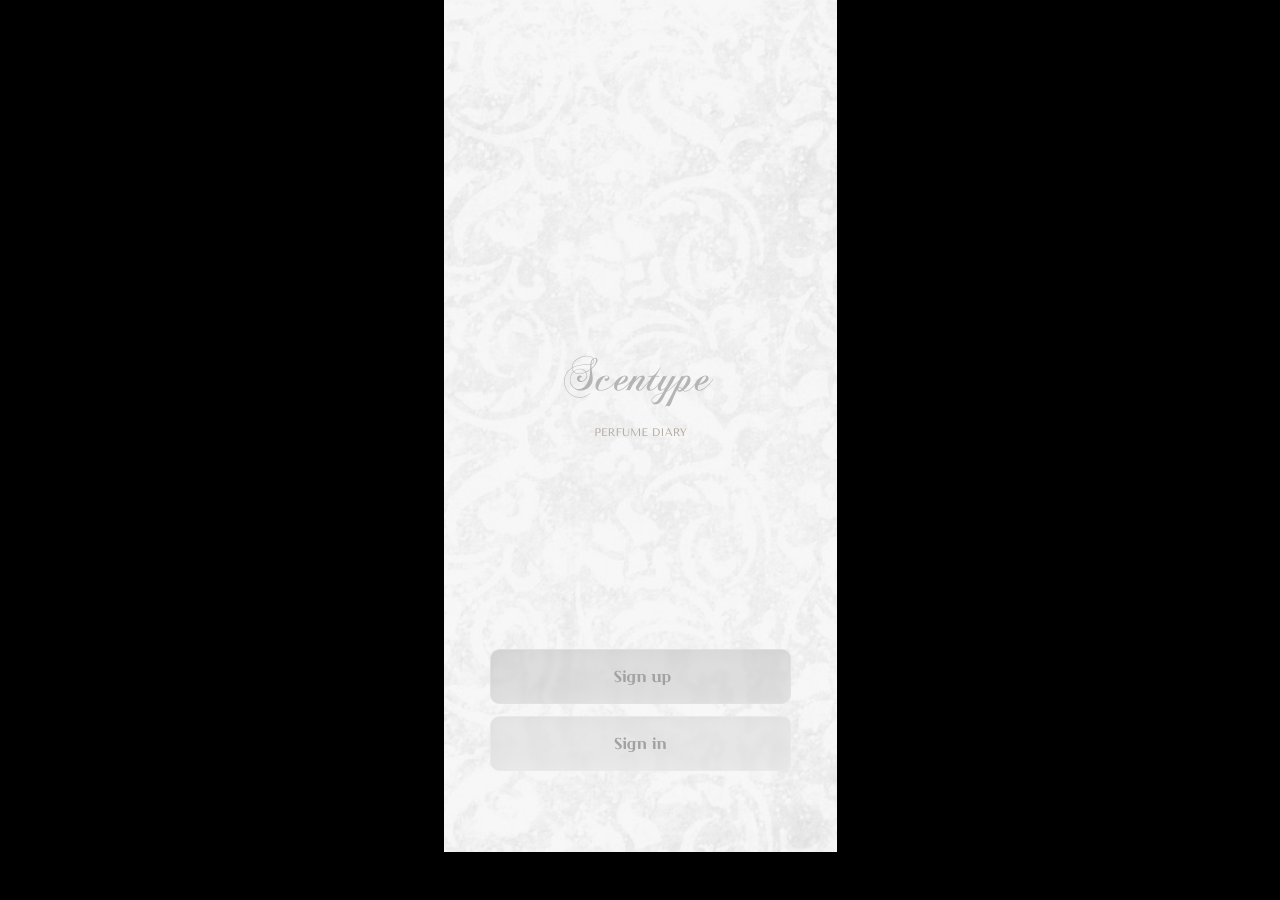
<file: index.html>
<!DOCTYPE html>
<html lang="ko">
<head>
  <meta charset="UTF-8">
  <title>Onboarding</title>
  <link rel="stylesheet" href="css/style.css">
</head>
<body>

  <div class="screen">
    <img src="assets/1.onboarding/Onboarding.png" class="bg">

    <a href="Signup.html">
      <img src="assets/1.onboarding/btn-Sign up.png" class="btn signup">
    </a>

    <a href="Signin.html">
      <img src="assets/1.onboarding/btn-Sign in.png" class="btn signin">
    </a>
  </div>
  

</body>
</html>
</file>
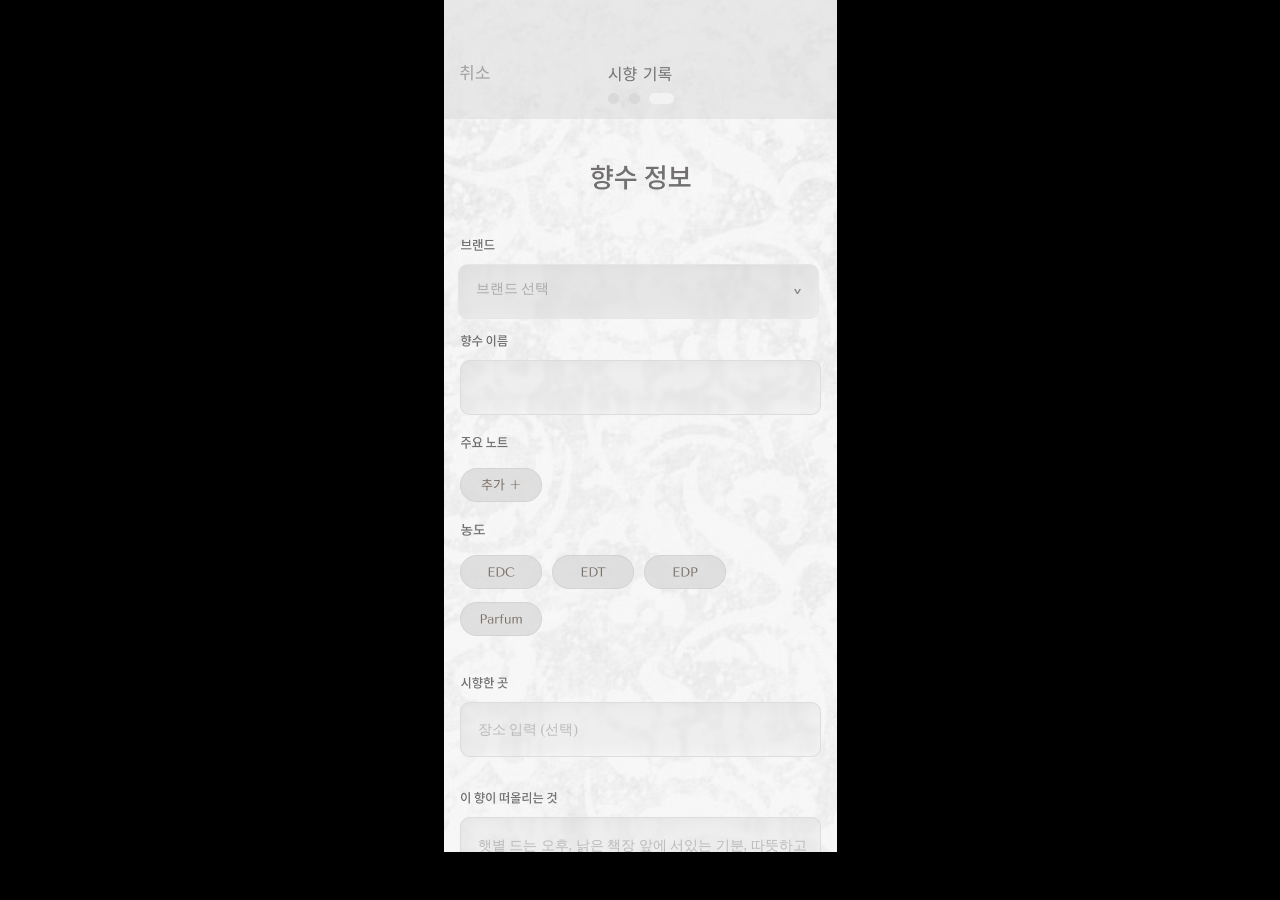
<file: document.html>
<!DOCTYPE html>
<html lang="ko">
<head>
  <meta charset="UTF-8">
  <title>Document</title>
  <link rel="stylesheet" href="css/style.css">
</head>

<body>

<div class="screen">
  <img src="assets/6.Document/document.png" class="bg">

  <div class="scroll-content">
  <div class="scroll-inner">
    <!-- 지금 넣은 요소들 전부 여기 안에 -->

    <!-- 타이틀 -->
    <img src="assets/6.Document/향수 정보.png" class="title-document">

    <!-- 브랜드 -->
    <img src="assets/6.Document/브랜드.png" class="label brand-label">
    <img src="assets/6.Document/드롭다운.png" class="dropdown" id="brandBtn">



    <div class="dropdown-list" id="brandList">
      <div data-brand="Diptyque">Diptyque</div>
     <div data-brand="Jo Malone">Jo Malone</div>
     <div data-brand="Chanel">Chanel</div>
     <div data-brand="Dior">Dior</div>
     <div data-brand="Le Labo">Le Labo</div>
     <div data-brand="Byredo">Byredo</div>
     <div data-brand="Maison Margiela">Maison Margiela</div>
     <div data-brand="Aesop">Aesop</div>
     <div data-brand="Tom Ford">Tom Ford</div>
     <div data-brand="YSL">YSL</div>
     <div data-brand="Gucci">Gucci</div>
     <div data-brand="Hermès">Hermès</div>
     <div data-brand="Guerlain">Guerlain</div>
     <div data-brand="Acqua di Parma">Acqua di Parma</div>
     <div data-brand="Frederic Malle">Frederic Malle</div>
     <div data-brand="Serge Lutens">Serge Lutens</div>
     <div data-brand="Penhaligon's">Penhaligon's</div>
     <div data-brand="Creed">Creed</div>
     <div data-brand="Atelier Cologne">Atelier Cologne</div>
     <div data-brand="Tamburins">Tamburins</div>
     <div data-brand="custom">직접 추가</div>

     
</div>

<div class="note-popup" id="notePopup">
  <img src="assets/6.Document/노트팝업배경.png" class="note-popup-bg">
  <img src="assets/6.Document/노트추가.png" id="noteSaveBtn" class="note-save-btn">

<div class="note-list">
  <div class="note-option" data-note="Woody">Woody</div>
  <div class="note-option" data-note="Floral">Floral</div>
  <div class="note-option" data-note="Citrus">Citrus</div>
  <div class="note-option" data-note="Musk">Musk</div>
  <div class="note-option" data-note="Resinous">Resinous</div>
  <div class="note-option" data-note="Fresh">Fresh</div>
  <div class="note-option" data-note="Marine">Marine</div>
  <div class="note-option" data-note="Spicy">Spicy</div>
  <div class="note-option" data-note="Green">Green</div>
  <div class="note-option" data-note="Fruity">Fruity</div>
  <div class="note-option" data-note="Powdery">Powdery</div>
  <div class="note-option" data-note="Gourmand">Gourmand</div>
  <div class="note-option" data-note="Earthy">Earthy</div>
  <div class="note-option" data-note="Herbal">Herbal</div>
  <div class="note-option" data-note="Amber">Amber</div>
  <div class="note-option" data-note="Leather">Leather</div>
  <div class="note-option" data-note="Smoky">Smoky</div>
  <div class="note-option" data-note="Aromatic">Aromatic</div>
</div>
</div>

<input type="text" class="brand-custom-input" id="brandCustomInput" placeholder="브랜드 직접 입력">
<div id="brandSelectedText" class="brand-selected-text">브랜드 선택</div>


    <!-- 향수 이름 -->
    <img src="assets/6.Document/향수 이름.png" class="label name-label">
    <img src="assets/6.Document/향수 이름 기재.png" class="input-bg-name">
    <input type="text" class="input name-input">

    <!-- 주요 노트 -->
    <img src="assets/6.Document/주요 노트.png" class="label note-label">
    <img src="assets/6.Document/추가.png" class="add-btn" id="noteAdd">

    <!-- 농도 -->
    <img src="assets/6.Document/농도.png" class="label conc-label">

    <div class="concentration">
      <img src="assets/6.Document/EDC1.png" class="conc conc-EDC" data-name="EDC">
      <img src="assets/6.Document/EDT1.png" class="conc conc-EDT" data-name="EDT">
      <img src="assets/6.Document/EDP1.png" class="conc conc-EDP" data-name="EDP">
      <img src="assets/6.Document/Parfum1.png" class="conc conc-Parfum" data-name="Parfum">
    </div>

    <!-- 시향한 곳 -->
    <img src="assets/6.Document/시향한 곳.png" class="label place-label">
    <img src="assets/6.Document/시향한 곳 기재.png" class="input-bg-place">
    <input type="text" class="input place-input" placeholder="장소 입력 (선택)">

    <!-- 메모 -->
    <img src="assets/6.Document/이 향이 떠올리는 것.png" class="label memo-label">
    <img src="assets/6.Document/이 향이 떠올리는 것 기재.png" class="input-bg-memo">
    <textarea class="input memo-input" placeholder="햇볕 드는 오후, 낡은 책장 앞에 서있는 기분, 따뜻하고 조용한..."></textarea>

    <a href="7.info/Data.html" id="saveBtn">
      <img src="assets/6.Document/dosave.png" class="dosave">
    </a>

    </div>
  </div>

  <a href="previous.html">
    <img src="assets/6.Document/Back.png" class="doback">
  </a>

</div>

<script src="document.js"></script>

</body>
</html>
</file>
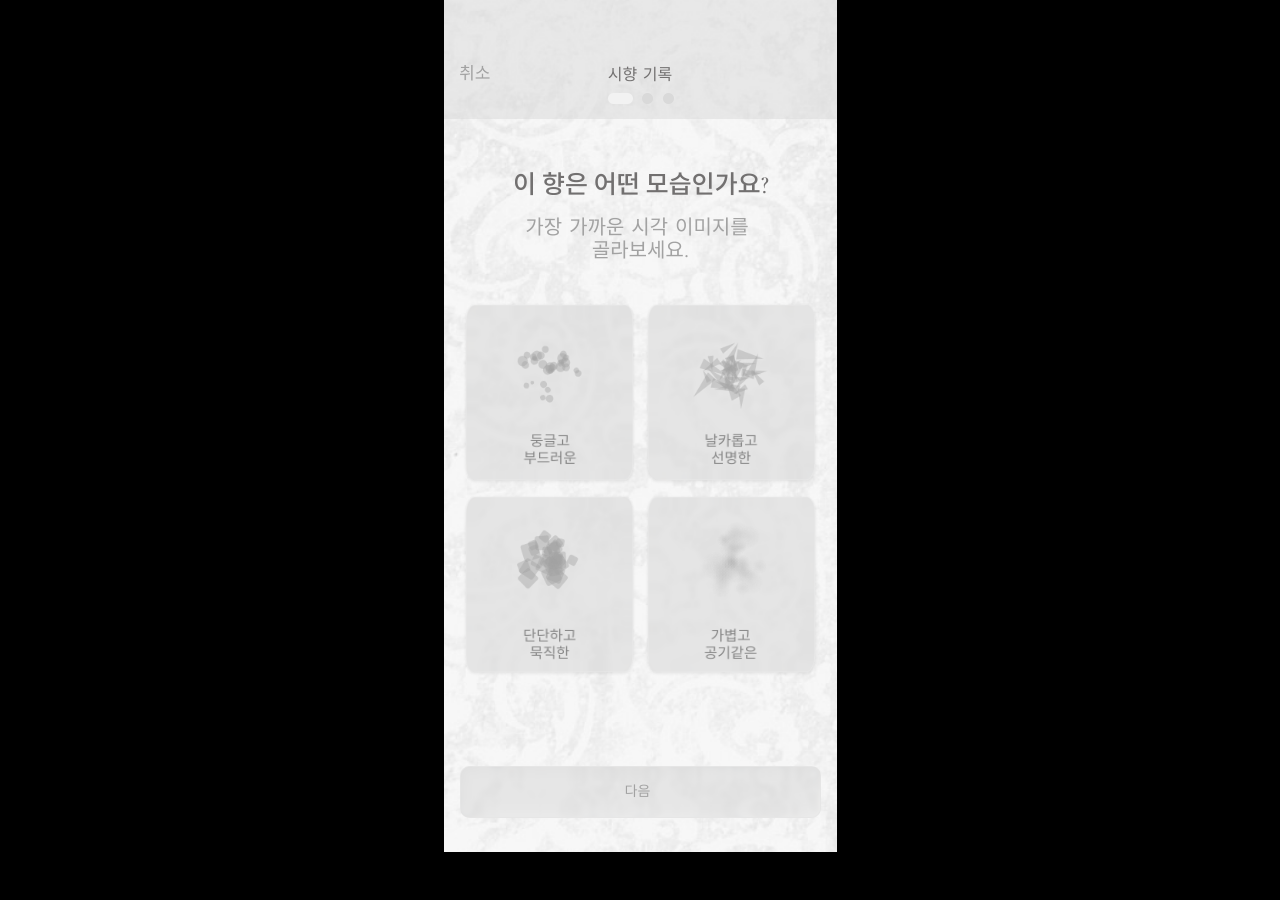
<file: Record.html>
<!DOCTYPE html>
<html lang="ko">
<head>
  <meta charset="UTF-8">
  <title>Record</title>
  <link rel="stylesheet" href="css/style.css">
</head>

<body>
<div class="screen">
  <img src="assets/4.Record1/Record.png" class="bg">

  <div class="card card1" data-shape="round">
    <img src="assets/4.Record1/A1.png" class="card-bg">
    <canvas class="preview-canvas"></canvas>
  </div>

  <div class="card card2" data-shape="sharp">
    <img src="assets/4.Record1/B1.png" class="card-bg">
    <canvas class="preview-canvas"></canvas>
  </div>

  <div class="card card3" data-shape="solid">
    <img src="assets/4.Record1/C1.png" class="card-bg">
    <canvas class="preview-canvas"></canvas>
  </div>

  <div class="card card4" data-shape="air">
    <img src="assets/4.Record1/D1.png" class="card-bg">
    <canvas class="preview-canvas"></canvas>
  </div>

  <a href="/8.archive/archive.html">
    <img src="assets/4.Record1/Back.png" class="btn back">
  </a>

  <a href="Slider.html" id="nextBtn">
    <img src="assets/4.Record1/next.png" class="btn next">
  </a>
  <a href="Slider.html?edit=true" id="nextBtn"></a>
</div>

<script src="script.js"></script>
</body>
</html>
  

<script>
const cards = document.querySelectorAll('.card');

cards.forEach(card => {
  card.addEventListener('click', () => {

    // 전체 초기화
    cards.forEach(c => {
      c.classList.remove('active');

      const img = c.querySelector('.card-bg');
      img.src = img.src.replace('2.png', '1.png');
    });

    // 클릭된 카드
    card.classList.add('active');

    const img = card.querySelector('.card-bg');
    img.src = img.src.replace('1.png', '2.png');

  });
});
</file>
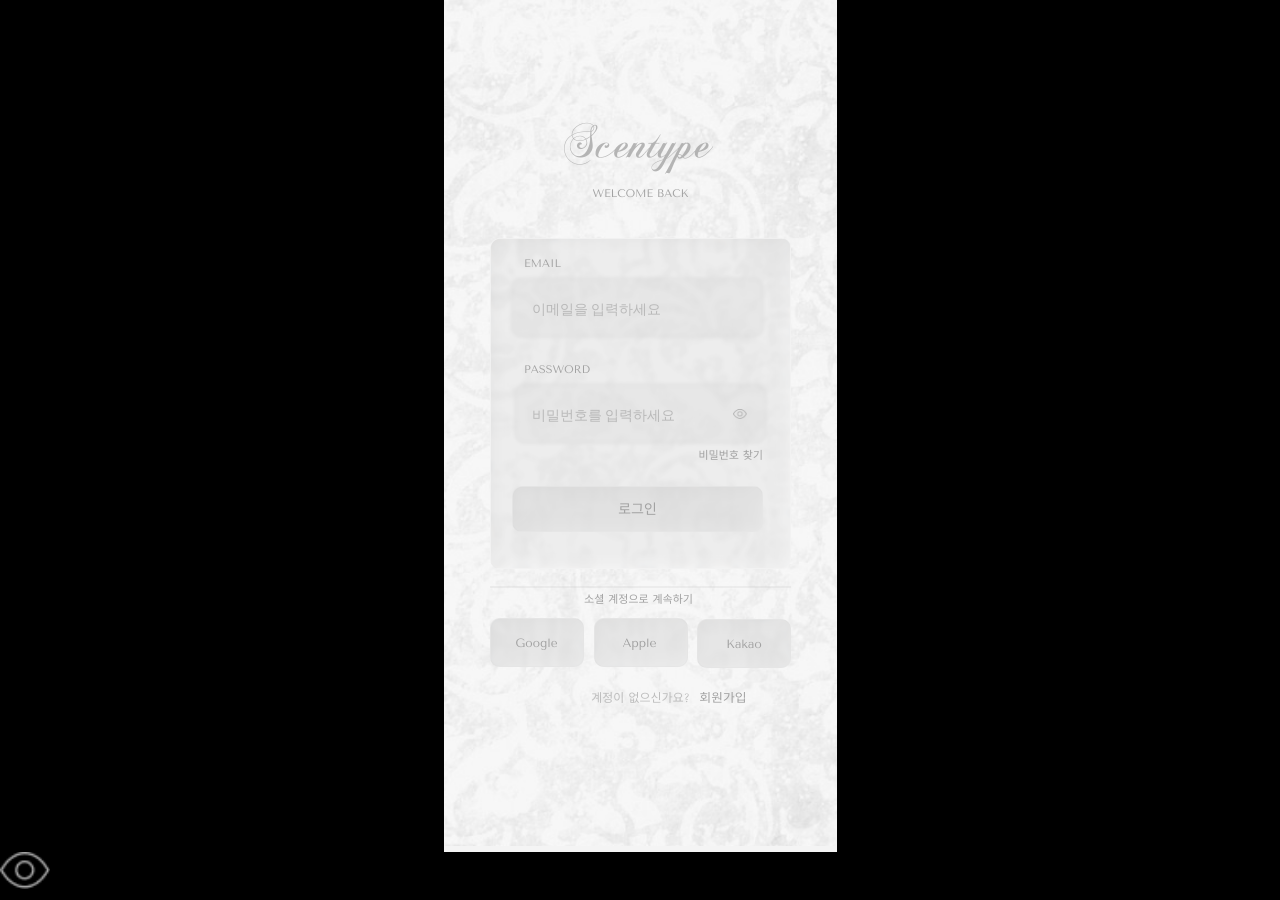
<file: Signin.html>
<!DOCTYPE html>
<html lang="ko">
<head>
  <meta charset="UTF-8">
  <title>Signin</title>
  <link rel="stylesheet" href="css/style.css">
</head>

<body>

<div class="screen">
  <img src="assets/3.Signin/Signin.png" class="bg">

  <div class="input-field email2">
    <input type="text" placeholder="이메일을 입력하세요">
  </div>

  <div class="input-field password2">
    <input type="password" placeholder="비밀번호를 입력하세요">
  </div>
  
  <a href="9.홈/home.html">
   <img src="assets/3.Signin/Log in.png" class="btn login">
  </a>
  <img src="assets/3.Signin/visable.png" class="eye-password2">
  <img src="assets/3.Signin/Google.png" class="btn google">
  <img src="assets/3.Signin/Apple.png" class="btn apple">
  <img src="assets/3.Signin/Kakao.png" class="btn kakao">
 
  <a href="Signup.html">
    <img src="assets/3.Signin/회원가입.png" class="btn signup3">
  </a>
</div>

<script>
const eye = document.querySelector('.eye-password2');
const input = document.querySelector('.password2 input');

eye.addEventListener('click', () => {
  input.type = input.type === 'password' ? 'text' : 'password';
});
</script>

</body>
</html>

<img src="assets/2.Signup/visable.png" style="width:50px;">
</file>
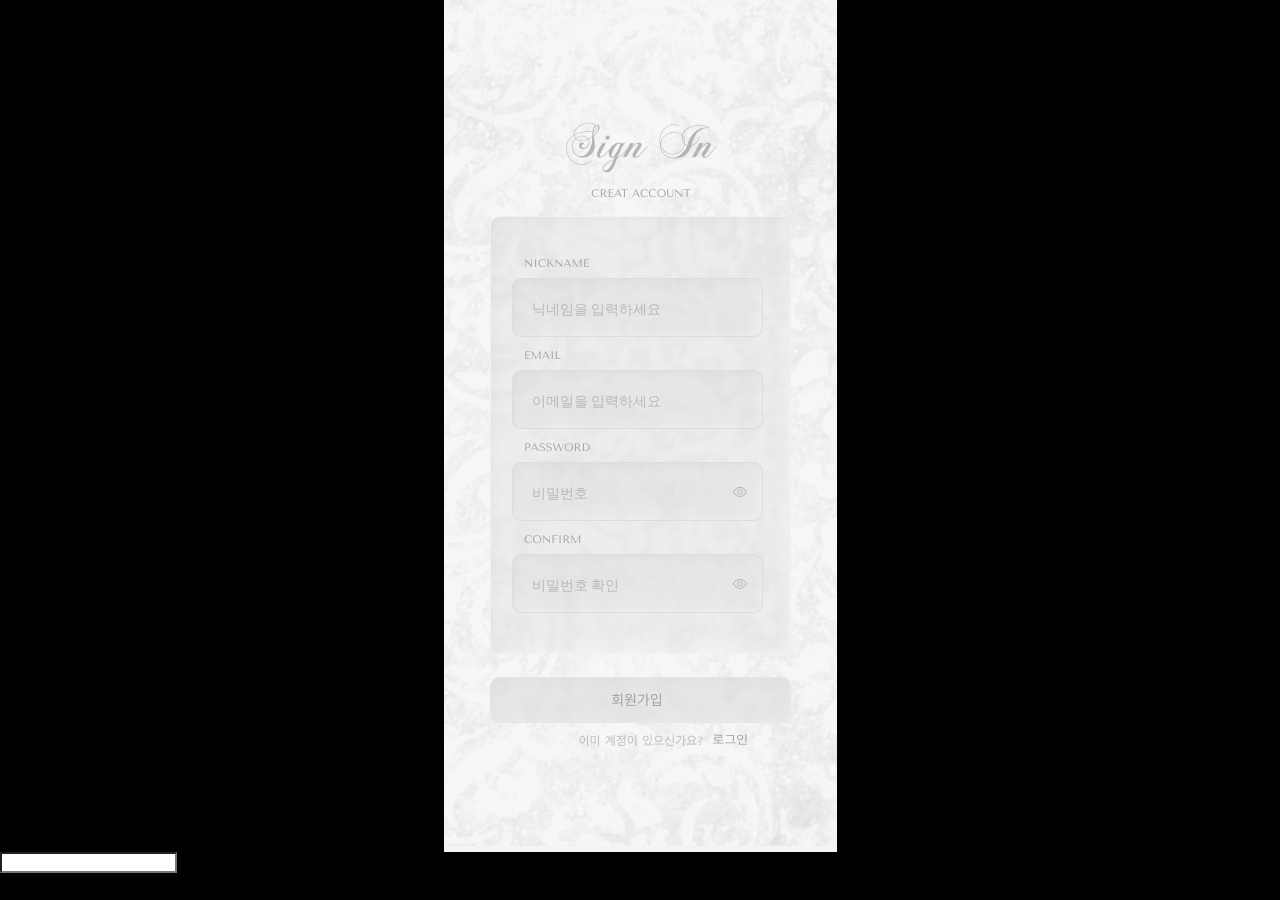
<file: Signup.html>
<!DOCTYPE html>
<html lang="ko">
<head>
  <meta charset="UTF-8">
  <title>Signup</title>
  <link rel="stylesheet" href="css/style.css">
</head>
<body>

  <div class="screen">
    <img src="assets/2.Signup/Signupbg.png" class="bg">

    <a href="Signin.html">
      <img src="assets/2.Signup/Signup.png" class="btn signup2">
    </a>

    <a href="Signin.html">
      <img src="assets/2.Signup/Login.png" class="btn login2">
    </a>

    <!-- 🔥 여기 안에 넣어야 함 -->
    <div class="input-field name">
      <input type="text" placeholder="닉네임을 입력하세요">
    </div>

    <div class="input-field email">
      <input type="text" placeholder="이메일을 입력하세요">
    </div>

    <div class="input-field password">
      <input type="password" placeholder="비밀번호">
    </div>

    <div class="input-field confirm">
      <input type="password" placeholder="비밀번호 확인">
    </div>

    <img src="assets/2.Signup/visable.png" class="eye-password">
    <img src="assets/2.Signup/visable.png" class="eye-confirm">




  </div>

</body>
</html>
<input type="password" autocomplete="off">
</div> <!-- screen 끝 -->

<script>
const eyes = document.querySelectorAll('.eye-password, .eye-confirm');
const inputs = document.querySelectorAll('.password input, .confirm input');

eyes.forEach((eye, index) => {
  eye.addEventListener('click', () => {
    const input = inputs[index];
    input.type = input.type === 'password' ? 'text' : 'password';
  });
});
</script>

</body>
</html>
</file>
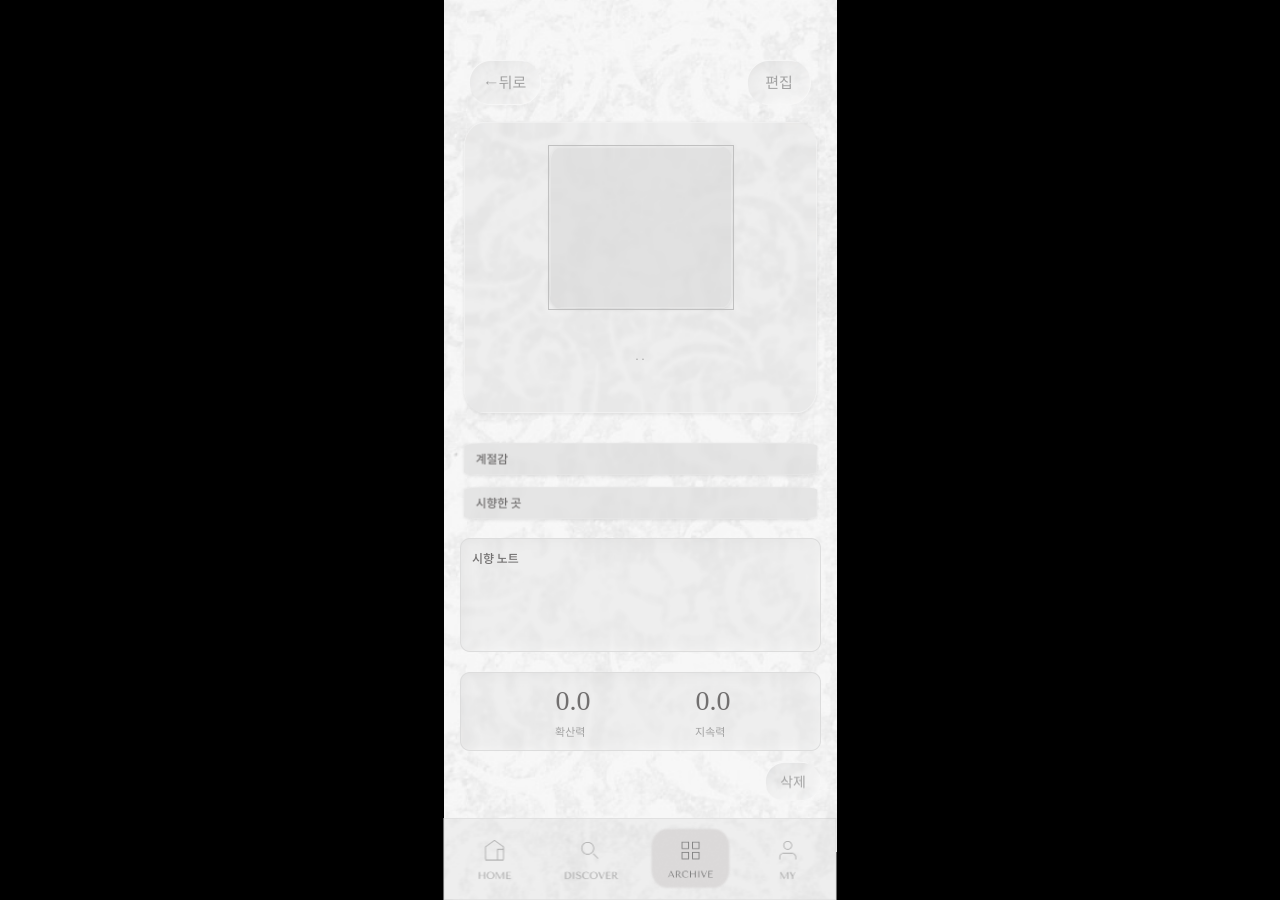
<file: 7.info/Data.html>
<!DOCTYPE html>
<html lang="ko">
<head>
  <meta charset="UTF-8">
  <title>Save</title>
  <link rel="stylesheet" href="../css/style.css">
</head>

<body>
<div class="screen">
<img src="../assets/7.Save/Save.png" class="bg">
  <!-- 상단 고정 -->
  <div class="top-fixed">

    <a href="../8.archive/archive.html">
      <img src="../assets/7.Save/Back.png" class="save-back">
    </a>

    <a href="../Record.html?edit=true">
     <img src="../assets/7.Save/Edit.png" class="edit-btn">
    </a>
  </div>

  <!-- 스크롤 영역 -->
  <div class="scroll-content">
    <div class="scroll-inner">
      <img src="../assets/7.Save/시향노트박스.png" class="notebox">
      <img src="../assets/7.Save/점수박스.png" class="scorebox">

      <div class="sillage-score"></div>
      <div class="longevity-score"></div>

      <img src="../assets/7.Save/정보박스.png" class="infobox">
      <img src="../assets/7.Save/시향한곳.png" class="plbox">
      <img src="../assets/7.Save/계절감.png" class="ssbox">

      <div class="info-line"></div>
      <div class="brand-text"></div>
      <div class="name-text"></div>
      <div class="notes-text"></div>
      <div class="concentration-text"></div>
      <div class="place-text"></div>
      <div class="memo-text"></div>
      <div class="season-text"></div>
      <div class="sillage-text"></div>
      <div class="longevity-text"></div>


      <div class="preference-score"></div>
      <div class="sillage-text"></div>
      <div class="longevity-text"></div>

      <div class="notes-container"></div>
      <img src="../assets/7.Save/delete.png" class="delete-btn" id="deleteBtn">
      
      <img id="savedVisualImage">
    </div>
  </div>

    <!-- 하단 고정 -->
  <div class="bottom-fixed">
    <img src="../assets/7.Save/하단박스.png" class="bottombox">

    <a href="../9.home/home.html">
      <img src="../assets/7.Save/home.png" class="nav home">
    </a>

    <a href="../discover.html">
      <img src="../assets/7.Save/discover.png" class="nav discover">
    </a>

    <a href="../8.archive/archive.html">
      <img src="../assets/7.Save/archive1.png" class="archive-active">
    </a>

    <a href="../my.html">
      <img src="../assets/7.Save/my.png" class="nav my">
    </a>
  </div>
</div>
<script>
  console.log("HTML 실행됨");
</script>

<script src="./Data.js"></script>
</body>
</html>
</file>
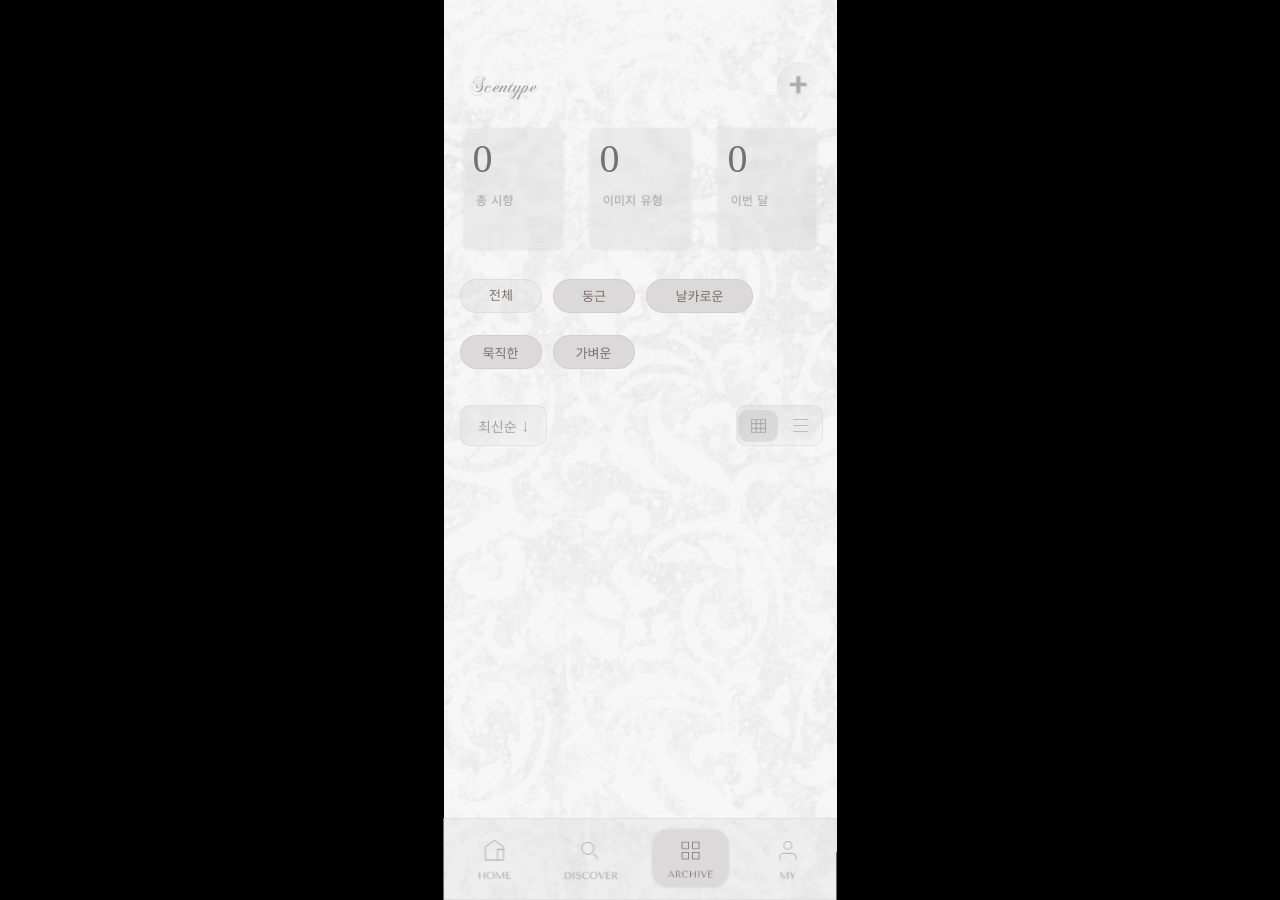
<file: 8.archive/archive.html>
<!DOCTYPE html>
<html lang="ko">
<head>
  <meta charset="UTF-8">
  <title>Save</title>
  <link rel="stylesheet" href="../css/style.css">
</head>


<body>
<div class="screen">
<img src="../assets/8.Archive/아카이브.png" class="bg">
  <!-- 상단 고정 -->
  <div class="top-fixed">

    <a href="../Record.html">
     <img src="../assets/8.Archive/추가.png" class="plus-btn">
    </a>
  </div>

  <div class="archive-scroll">
    <div class="scroll-inner"></div>
     <img src="../assets/8.Archive/총시향.png" class="all">
     <img src="../assets/8.Archive/이미지 유형.png" class="nimage">
     <img src="../assets/8.Archive/이번달.png" class="thismonth">

     <img src="../assets/8.Archive/최신순.png" class="sort-btn">
     <img src="../assets/8.Archive/그리드.png" class="view-btn">

     <img src="../assets/8.Archive/가벼운.png" class="rkqudns">
     <img src="../assets/8.Archive/날카로운.png" class="skfzkfhdns">
     <img src="../assets/8.Archive/둥근.png" class="endrms">
     <img src="../assets/8.Archive/묵직한.png" class="anrwlrgks">
     <img src="../assets/8.Archive/전체.png" class="wjscp">
     <div class="total-count"></div>
     <div class="shape-count"></div>
<div class="month-count"></div>
  <div class="archive-list grid-view"></div>
</div>


    <!-- 하단 고정 -->
  <div class="bottom-fixed">
    <img src="../assets/8.Archive/하단박스.png" class="bottombox">

    <a href="../9.home/home.html">
      <img src="../assets/8.Archive/home.png" class="nav home">
    </a>

    <a href="../discover.html">
      <img src="../assets/8.Archive/discover.png" class="nav discover">
    </a>

    <a href="../8.archive/archive.html">
      <img src="../assets/8.Archive/archive1.png" class="archive-active">
    </a>

    <a href="../my.html">
      <img src="../assets/8.Archive/my.png" class="nav my">
    </a>
 
  </div>
</div>
<script>
  console.log("HTML 실행됨");
</script>

<script src="./archive.js"></script>
</body>
</html>
</file>
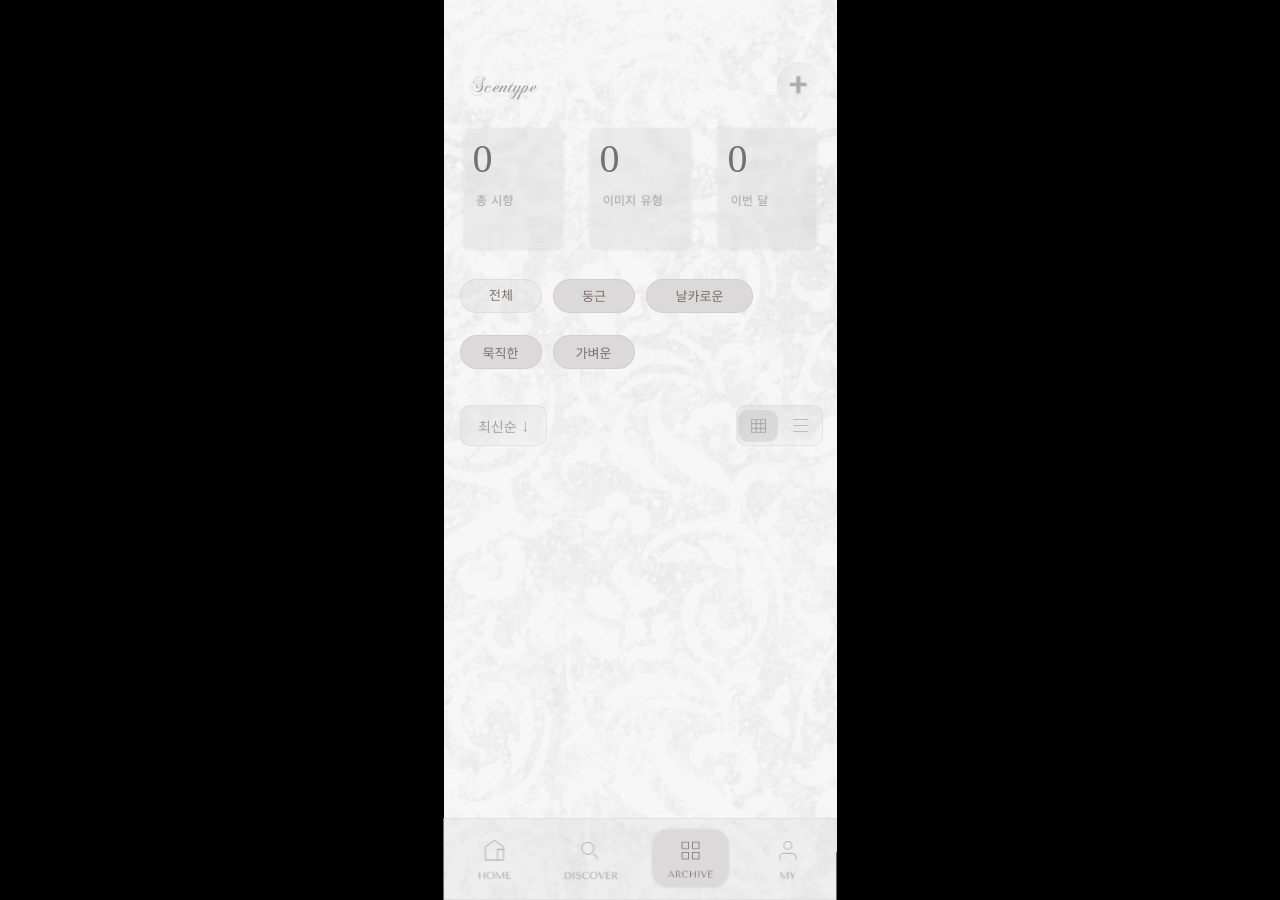
<file: 8.아카이브/archive.html>
<!DOCTYPE html>
<html lang="ko">
<head>
  <meta charset="UTF-8">
  <title>Save</title>
  <link rel="stylesheet" href="../css/style.css">
</head>


<body>
<div class="screen">
<img src="../assets/8.Archive/아카이브.png" class="bg">
  <!-- 상단 고정 -->
  <div class="top-fixed">

    <a href="../Record.html">
     <img src="../assets/8.Archive/추가.png" class="plus-btn">
    </a>
  </div>

  <div class="archive-scroll">
    <div class="scroll-inner"></div>
     <img src="../assets/8.Archive/총시향.png" class="all">
     <img src="../assets/8.Archive/이미지 유형.png" class="nimage">
     <img src="../assets/8.Archive/이번달.png" class="thismonth">

     <img src="../assets/8.Archive/최신순.png" class="sort-btn">
     <img src="../assets/8.Archive/그리드.png" class="view-btn">

     <img src="../assets/8.Archive/가벼운.png" class="rkqudns">
     <img src="../assets/8.Archive/날카로운.png" class="skfzkfhdns">
     <img src="../assets/8.Archive/둥근.png" class="endrms">
     <img src="../assets/8.Archive/묵직한.png" class="anrwlrgks">
     <img src="../assets/8.Archive/전체.png" class="wjscp">
     <div class="total-count"></div>
     <div class="shape-count"></div>
<div class="month-count"></div>
  <div class="archive-list grid-view"></div>
</div>


    <!-- 하단 고정 -->
  <div class="bottom-fixed">
    <img src="../assets/8.Archive/하단박스.png" class="bottombox">

    <a href="home.html">
      <img src="../assets/8.Archive/home.png" class="nav home">
    </a>

    <a href="discover.html">
      <img src="../assets/8.Archive/discover.png" class="nav discover">
    </a>

    <a href="archive.html">
      <img src="../assets/8.Archive/archive1.png" class="archive-active">
    </a>

    <a href="my.html">
      <img src="../assets/8.Archive/my.png" class="nav my">
    </a>
 
  </div>
</div>
<script>
  console.log("HTML 실행됨");
</script>

<script src="./archive.js"></script>
</body>
</html>
</file>
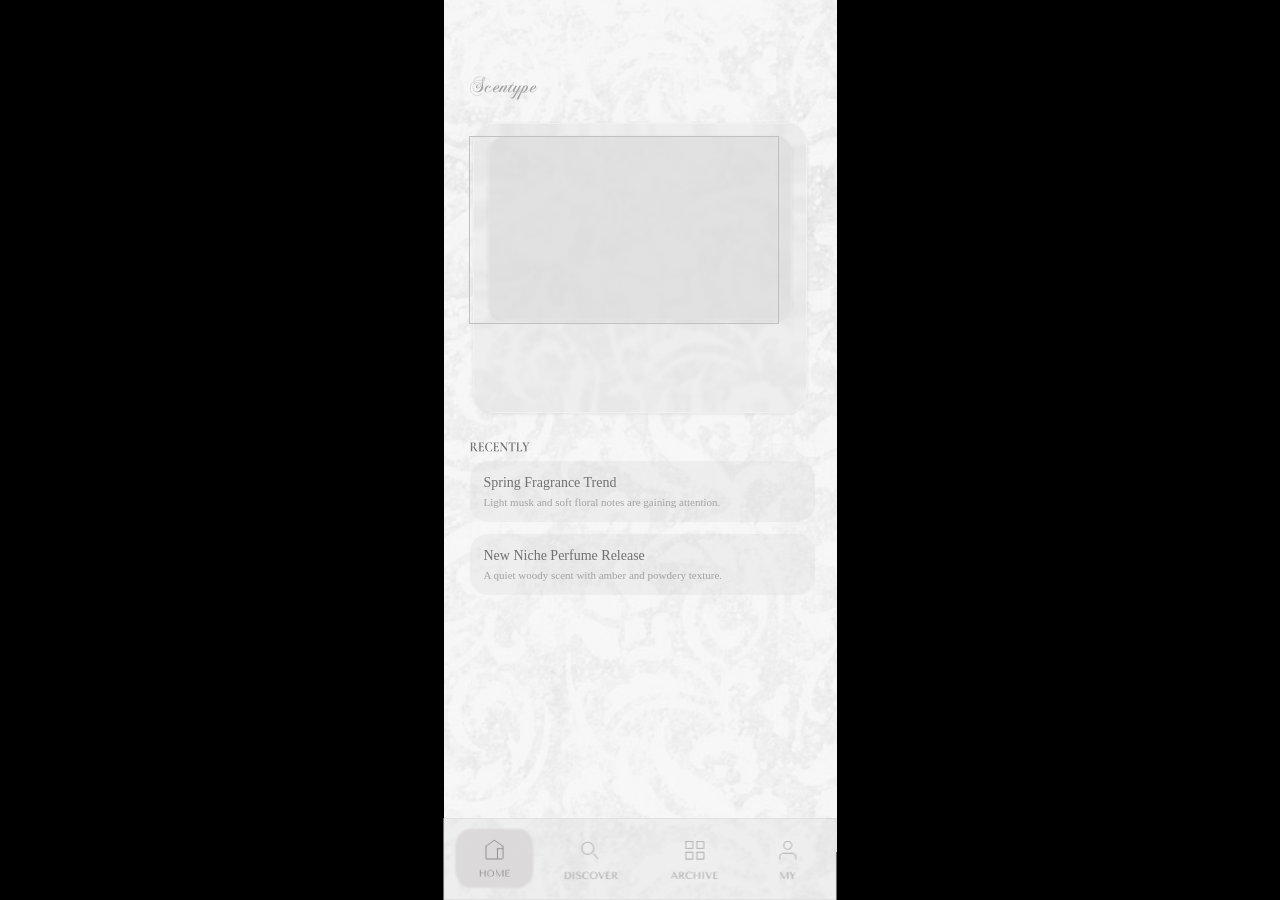
<file: 9.home/home.html>
<!DOCTYPE html>
<html lang="ko">
<head>
  <meta charset="UTF-8">
  <title>Save</title>
  <link rel="stylesheet" href="../css/style.css">
</head>


<body>
<div class="screen">
  <img src="../assets/9.Home/home.png" class="bg">

  <!-- 상단 고정 -->
  <div class="top-fixed">
  </div>

  <!-- 스크롤 영역 -->
  <div class="archive-scroll">
    <img src="../assets/9.Home/news.png" class="news">

    <a href="home.html">
      <img src="../assets/9.Home/recentlybox.png" class="recentlybox">
    </a>

    <a href="../7.info/Data.html" class="recently-card">
     <img class="recently-visual">
     <div class="recently-name"></div>
     <div class="recently-info-line"></div>
     <div class="recently-notes"></div>
    </a>

    <div class="news-list"></div>
  </div>

  <!-- 하단 고정 -->
  <div class="bottom-fixed">
    <img src="../assets/9.Home/하단박스.png" class="bottombox">

    <a href="/9.home/home.html">
      <img src="../assets/9.Home/home1.png" class="archive-home">
    </a>

    <a href="/discover.html">
      <img src="../assets/9.Home/discover.png" class="nav discover">
    </a>

    <a href="/8.archive/archive.html">
      <img src="../assets/9.Home/archive.png" class="nav archive">
    </a>

    <a href="../my.html">
      <img src="../assets/9.Home/my.png" class="nav my">
    </a>
  </div>
</div>

<script src="./home.js"></script>
</body>
</html>
</file>
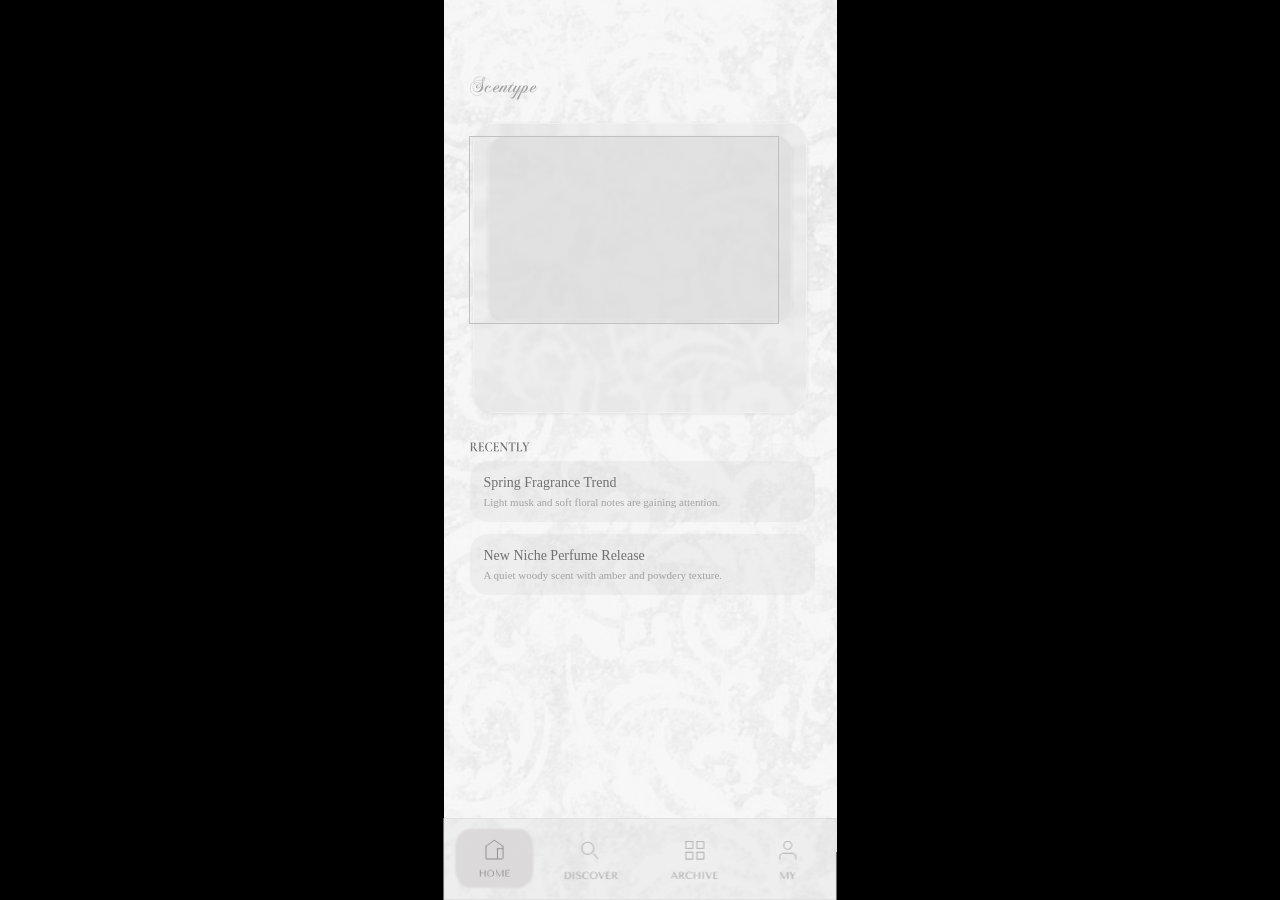
<file: 9.홈/home.html>
<!DOCTYPE html>
<html lang="ko">
<head>
  <meta charset="UTF-8">
  <title>Save</title>
  <link rel="stylesheet" href="../css/style.css">
</head>


<body>
<div class="screen">
  <img src="../assets/9.Home/home.png" class="bg">

  <!-- 상단 고정 -->
  <div class="top-fixed">
  </div>

  <!-- 스크롤 영역 -->
  <div class="archive-scroll">
    <img src="../assets/9.Home/news.png" class="news">

    <a href="home.html">
      <img src="../assets/9.Home/recentlybox.png" class="recentlybox">
    </a>

    <a href="../7.향수 정보/Data.html" class="recently-card">
     <img class="recently-visual">
     <div class="recently-name"></div>
     <div class="recently-info-line"></div>
     <div class="recently-notes"></div>
    </a>

    <div class="news-list"></div>
  </div>

  <!-- 하단 고정 -->
  <div class="bottom-fixed">
    <img src="../assets/9.Home/하단박스.png" class="bottombox">

    <a href="home.html">
      <img src="../assets/9.Home/home1.png" class="archive-home">
    </a>

    <a href="discover.html">
      <img src="../assets/9.Home/discover.png" class="nav discover">
    </a>

    <a href=".../8.아카이브/archive.html">
      <img src="../assets/9.Home/archive.png" class="nav archive">
    </a>

    <a href="my.html">
      <img src="../assets/9.Home/my.png" class="nav my">
    </a>
  </div>
</div>

<script src="./home.js"></script>
</body>
</html>
</file>
<file: css/style.css>
html, body {
  overflow-x: hidden;
}
body {
  margin: 0;
  background: #000; /* 확인용 */
}

.screen {
  width: 393px;
  height: 852px;
  position: relative;
  margin: 0 auto;
}

.bg {
  width: 100%;
  height: 100%;
  object-fit: contain;
}

.btn {
  position: absolute;
  cursor: pointer;
  z-index: 1000;  /* 🔥 더 확실하게 */
}

.signup {
  position: absolute;
  left: 46px;
  top: 649px;
  width: 301px;
  height: 55px;
}

.signin {
  position: absolute;
  left: 46px;
  top: 716px;
  width: 301px;
  height: 55px;
}

.btn:hover {
  transform: scale(1.03);
}

.card:hover {
  transform: none !important;
}

.card.active {
  transform: scale(0.96);
}

.signup2 {
  position: absolute;
  left: 46px;
  top: 677px;
  width: 301px;
  height: 46px;
}

.login2 {
  position: absolute;
  left:269px;
  top: 734px;
  width: 34px;
  height: 11px;
}

.login {
    position: absolute;
    left:68px;
    top: 486px;
    width: 251px;
    height: 46px;
}

.google {
    position: absolute;
    left:46px;
    top: 618px;
    width: 94px;
    height: 49px;
}

.apple {
    position: absolute;
    left: 150px;
    top: 618px;
    width: 94px;
    height: 49px;
}

.kakao {
    position: absolute;
    left: 253px;
    top: 619px;
    width: 94px;
    height: 49px;
}
.signup3 {
    position: absolute;
    left:256px;
    top: 692px;
    width: 45px;
    height: 11px;
}
.input-field {
  position: absolute;
  left: 86px;
  top: 299px; /* 피그마 값 */
  width: 180px;
  height: 18px;
}


/* 진짜 입력창 */
.input-field input {
  position: absolute;
  top: 0;
  left: 0;
  width: 100%;
  height: 100%;

  border: none;
  outline: none;
  background: transparent;
  padding-right: 40px; /* 🔥 눈 자리 확보 */
  font-size: 14px;
}

.name {
  top: 299px; /* 피그마 값으로 수정 */
}

.email {
  top: 391px; /* 피그마 값으로 수정 */
}

.password {
  top: 483px;
}

.confirm {
  top: 575px;
}

.email2 {
    top: 299px;
}

.password2 {
    top: 405px;
}
/* 입력 전 (placeholder) */
.input-field input::placeholder {
  color: rgba(162, 162, 162, 0.67);
}

/* 입력 후 (사용자가 타이핑한 글씨) */
.input-field input {
  color: rgba(162, 162, 162, 1);
}

.eye-password {
  position: absolute;
  left: 289px;
  top: 487px;
  width: 14px;
  height: 10px;
  z-index: 20;
}

.eye-password2 {
    position: absolute;
    left: 289px;
    top: 409px;
    width: 14px;
    height: 10px;
    z-index: 999;
}

.eye-confirm {
  position: absolute;
  left: 289px;
  top: 579px; /* 아래 input 기준으로 맞춰 */
  width: 14px;
  height: 10px;
  z-index: 20;
}
input::-ms-reveal,
input::-ms-clear {
  display: none;
}
input[type="password"] {
  appearance: none;
}

.card {
  position: absolute;
  width: 174px;
  height: 183px;
  overflow: hidden;
  cursor: pointer;
  z-index: 2;
}

.card-bg {
  position: absolute;
  inset: 0;
  width: 100%;
  height: 100%;
  object-fit: cover;
  z-index: 1;
}

.preview-canvas {
  position: absolute;
  left: 37px;
  top: 28px;
  width: 100px;
  height: 82px;
  z-index: 5;
  pointer-events: none;
}

.card1 { left: 19px; top: 302px; }
.card2 { left: 201px; top: 302px; }
.card3 { left: 19px; top: 494px; }
.card4 { left: 201px; top: 494px; }

.btn {
  position: absolute;
  cursor: pointer;
  z-index: 1000;
}

.back {
  left: 16px;
  top: 65px;
  width: 30px;
}

.next {
  left: 16px;
  top: 766px;
  width: 361px;
}

.card.active {
  transform: scale(0.96);
}


/* 위치 (대충 잡아둠, 너 피그마 값으로 수정) */
.soft { left: 19px; top: 302px; }
.sharp { left: 201px; top: 302px; }
.solid { left: 19px; top: 494px; }
.airy { left: 201px; top: 494px; }


.slider-page {
  overflow: hidden;
}

#visualCanvas {
  position: absolute;
  left: 58px;
  top: 206px;
  width: 278px;
  height: 202px;
  z-index: 5;
}

/* 슬라이더 공통 */
.slider-wrap {
  position: absolute;
  left: 57px;
  width: 279px;
  height: 21px;
  z-index: 10;
}

.slider-color {
  top: 473px;
}

.slider-after {
  top: 555px;
}

.slider-density {
  top: 637px;
}

.slider-bg {
  position: absolute;
  left: 0;
  top: 8px;
  width: 100%;
  height: auto;
  z-index: 1;
}

.slider-fill {
  position: absolute;
  left: 0;
  top: 8px;
  width: 50%;
  height: 8px;
  border-radius: 999px;
  background: rgba(217, 217, 217, 1);
  z-index: 2;
  pointer-events: none;
}

.range-slider {
  position: absolute;
  left: 0;
  top: 0;
  width: 100%;
  height: 24px;
  opacity: 0;
  z-index: 4;
  cursor: pointer;
}

/* 손잡이 */
.slider-wrap::after {
  content: "";
  position: absolute;
  left: calc(var(--value, 50%) - 10px);
  top: 0;
  width: 21px;
  height: 21px;
  background: url("../assets/5.Slider/handle.png") center / contain no-repeat;
  z-index: 3;
  pointer-events: none;
}

/* 계절감 선택 */
.season-options {
  position: absolute;
  left: 23px;
  top: 710px;
  z-index: 20;
}

.season {
  position: absolute;
  width: 79px;
  height: auto;
  cursor: pointer;
}

.season-a {
  left: 0;
  top: 0;
}

.season-b {
  left: 90px;
  top: 0;
}

.season-c {
  left: 180px;
  top: 0;
}

.season-d {
  left: 270px;
  top: 0;
}

/* 버튼 */
.back {
  left: 16px;
  top: 65px;
  width: 30px;
}

.next {
  left: 16px;
  top: 766px;
  width: 361px;
}

/* 기본 */
body {
  margin: 0;
  background: #000;
}

.screen {
  width: 393px;
  height: 852px;
  position: relative;
  margin: 0 auto;
  overflow: hidden;
}

/* 배경 */
.bg {
  position: absolute;
  left: 0;
  top: 0;
  width: 100%;
  height: 100%;
  object-fit: cover;
  z-index: 0;
}

/* 스크롤 영역 */
.scroll-content {
  position: absolute;
  left: 0;
  top: 120px;
  width: 393px;
  height: 732px; /* 852 - 120 */
  overflow-y: auto;
  z-index: 10;
}

.scroll-inner {
  position: relative;
  width: 393px;
  height: 1050px;
  transform: translateY(-120px);
}

/* 모든 요소 기본 absolute */
.scroll-content img,
.scroll-content input,
.scroll-content textarea,
.scroll-content .dropdown-list {
  position: absolute;
}

/* ---------- 텍스트 입력 ---------- */

.input {
  border: none;
  outline: none;
  background: transparent;
  font-size: 14px;
  color: #a2a2a2;
}

/* textarea */
.memo-input {
  resize: none;
}

/* ---------- 드롭다운 ---------- */

.dropdown {
  cursor: pointer;
}

.dropdown-list {
  display: none;
  position: absolute;
  left: 16px;      /* 드롭다운 이미지랑 맞추기 */
  top: 320px;      /* 드롭다운 아래로 오게 조정 */
  width: 361px;
  background: rgba(255, 255, 255, 0.92);
  border-radius: 12px;
  z-index: 3000;
  overflow: visible;
}

.dropdown-list.open {
  display: block;
}

.dropdown-list div {
  height: 36px;
  line-height: 36px;
  padding-left: 16px;
  font-size: 14px;
  color: #a2a2a2;
}

/* ---------- 버튼 ---------- */

.add-btn {
  cursor: pointer;
}

/* ---------- 농도 선택 ---------- */

.concentration {
  position: absolute;
}

.conc {
  cursor: pointer;
  position: absolute;
}

.conc.active {
  transform: scale(0.96);
}

/* ---------- 레이블 기본 ---------- */

.label {
  pointer-events: none;
}

/* ---------- input 배경 ---------- */

.input-bg {
  pointer-events: none;
}

/* ---------- 스크롤 부드럽게 (선택) ---------- */

.scroll-content {
  overflow-y: auto;
}

.title-document {
  top: 165px;
  left: 147px;
  width: 100px;
  height: 25px;
}

.brand-label {
  top: 239px;
  left: 17px;
  width: 34px;
  height: 12px;
}

.dropdown {
  top: 264px;
  left: 14px;
  width: 361px;
  height: 55px;
}

.name-label {
  top: 335px;
  left: 17px;
  width: 47px;
  height: 12px;
}

.input-bg-name {
  top: 360px;
  left: 16px;
  width: 361px;
  height: 55px;
}

.note-label {
  top: 437px;
  left: 17px;
  width: 47px;
  height: 12px;
}

.add-btn {
  top: 468px;
  left: 16px;
  width: 82px;
  height: 34px;
}

.conc-label {
  top: 524px;
  left: 17px;
  width: 24px;
  height: 12px;

}

.conc-EDC {
  top: 555px;
  left: 16px;
  width: 82px;
  height: 34px;
}

.conc-EDT {
  top: 555px;
  left: 108px;
  width: 82px;
  height: 34px;
}

.conc-EDP {
  top: 555px;
  left: 200px;
  width: 82px;
  height: 34px;
}

.conc-Parfum {
  top: 602px;
  left: 16px;
  width: 82px;
  height: 34px;
}

.place-label {
  top: 677px;
  left: 17px;
  width: 47px;
  height: 12px;
}

.input-bg-place {
  top: 702px;
  left: 16px;
  width: 361px;
  height: 55px;
}

.memo-label {
  top: 792px;
  left: 17px;
  width: 96px;
  height: 12px;
}

.input-bg-memo {
  top: 817px;
  left: 16px;
  width: 361px;
  height: 153px;
}

.memo-input {
  top: 835px;
  left: 32px;
  width: 330px;
  height: 120px;
}

.name-input {
  left: 32px;
  top: 375px;
  width: 320px;
  height: 24px;
}

.place-input {
  left: 32px;
  top: 717px;
  width: 320px;
  height: 24px;
}

.memo-input {
  left: 32px;
  top: 835px;
  width: 330px;
  height: 120px;
  resize: none;
}


.input {
  position: absolute;
  z-index: 30;
  border: none;
  outline: none;
  background: transparent;

  font-family: "EB Garamond", serif; /* 전 페이지랑 같은 폰트로 수정 */
  font-weight: 400;
  font-size: 14px;
  color: rgba(162, 162, 162, 1);
}

.input::placeholder {
  color: rgba(162, 162, 162, 0.67);
  font-family: inherit;
}

.input-bg-name,
.input-bg-place,
.input-bg-memo {
  pointer-events: none;
  z-index: 10;
}

.dropdown-list {
  position: absolute;
  left: 16px;
  top: 312px;   /* 박스 전체 위치 */
  width: 358px;
  background: rgba(225, 225, 225, 0.9);
  border-radius: 0 0 12px 12px;
  z-index: 3000;
}

.dropdown-list div {
  height: 36px;
  line-height: 36px; /* 글씨 세로 위치 */
  padding-left: 16px;
}

.dropdown-list.open {
  display: block;
}

.conc {
  cursor: pointer;
  position: absolute;
}

.brand-custom-input {
  display: none;
  position: absolute;
  left: 32px;
  top: 278px;
  width: 300px;
  height: 28px;
  border: none;
  outline: none;
  background: transparent;
  z-index: 4000;

  font-family: "EB Garamond", serif;
  font-size: 14px;
  color: rgba(162, 162, 162, 1);
}

.brand-custom-input.open {
  display: block;
}

.brand-selected-text {
  position: absolute;
  left: 32px;
  top: 280px;
  z-index: 3001;
  font-family: "EB Garamond", serif;
  font-size: 14px;
  color: rgba(162, 162, 162, 0.9);
  pointer-events: none;
}

.doback {
  position: absolute !important;
  left: 16px !important;
  top: 65px !important;
  width: 30px !important;
  z-index: 9999 !important;
}

.dosave {
  position: absolute !important;
  right: 16px !important;
  top: 1064px !important;
  width: 361px !important;
  height: auto !important;
  z-index: 9999 !important;
  display: block !important;
}

.screen {
  width: 393px;
  height: 852px;
  position: relative;
  overflow: hidden;
}

/* 상단 고정 */
.top-fixed {
  position: absolute;
  left: 0;
  top: 0;
  width: 393px;
  height: 120px;
  z-index: 1000;
}

/* 하단 고정 */
.bottom-fixed {
  position: fixed;
  left: 50%;
  transform: translateX(-50%);
  width: 393px;
  height: 90px;
  bottom: 0;
  z-index: 999;
}

/* 스크롤 영역 */
.document-page .scroll-content {
  position: absolute;
  top: 50px;
  bottom: 80px;   /* 하단 고정 높이만큼 */
  width: 100%;
  overflow-y: auto;
  z-index: 10;
}

/* 실제 콘텐츠 */
.document-page .scroll-inner {
  position: relative;
  min-height: 1000px; /* 내용 길이 */
}

.save-back {
  position: absolute;
  left: 25px;
  top: 60px;
  width: 72px;
  height: 45px;
  z-index: 1001;
}

.edit-btn {
  position: absolute;
  left: 303px;
  top: 60px;
  width: 64px;
  height: 45px;
  z-index: 1001;
}

.notebox {
  left: 16px;
  top: 538px;
  width: 361px;
  height: 114px;
  z-index: 1;
  position: absolute;
}

.scorebox {
  left: 16px;
  top: 672px;
  width: 361px;
  height: 79px;
  z-index: 1;
}

.plbox {
  left: 16px;
  top: 484px;
  width: 361px;
  height: auto
}

.ssbox {
  left: 16px;
  top: 440px;
  width: 361px;
  height: auto
}

.infobox {
  left: 16px;
  top: 119px;
  width: 361px;
  height: 299px;
  z-index: 1;
  position: absolute;
}

.bottombox {
  position: absolute;
  left: 0;
  bottom: 0;
  width: 393px;
  height: 82px;
  z-index: 1;
  position: absolute;
}

.nav {
  position: absolute;
  z-index: 2;
}

.home {
  left: 34px;
  bottom: 18px;
  width: 34px;
  height: 42px;
}

.discover {
  left: 120px;
  bottom: 18px;
  width: 55px;
  height: 40px;
}

.archive {
  left: 227px;
  bottom: 18px;
  width: 48px;
  height: 41px;
}

.my {
  left: 327px;
  bottom: 18px;
  width: 34px;
  height: 41px;
}

.archive-home {
  position: absolute;
  left: 10px;
  bottom: 10px;
  width: 82px;
  height: 63px;
  z-index: 10;
}

.archive-discover {
  position: absolute;
  left: 108px;
  bottom: 10px;
  width: 82px;
  height: 63px;
  z-index: 10;
}

.archive-active {
  position: absolute;
  left: 206px;
  bottom: 10px;
  width: 82px;
  height: 63px;
  z-index: 10;
}

.archive-my {
  position: absolute;
  left: 304px;
  bottom: 10px;
  width: 82px;
  height: 63px;
  z-index: 10;
}

#savedVisualImage {
  position: absolute;
  left: 104px;
  top: 145px;
  width: 186px;
  height: 165px;
  z-index: 9999;
  object-fit: contain;
}

.brand-text,
.name-text,
.place-text,
.memo-text,
.concentration-text {
  position: absolute;
  z-index: 9999;
}

.info-line {
  position: absolute;
  left: 0;
  top: 352px;
  width: 100%;
  text-align: center;
  font-size: 12px;
  color: #A2A2A2;
  font-family: 'Tenor Sans';
  z-index: 99999;
}

.name-text {
  position: absolute;
  left: 0;
  top: 325px;
  width: 100%;         /* 전체 영역 기준 */
  text-align: center;  /* 중앙 정렬 */
  font-size: 22px;
  font-weight: 500;
  z-index: 9999;
  color:#727070;
  font-family: 'Cormorant Garamond';
}

.place-text {
  position: absolute;
  left: 102px;
  top: 494px;
  width: 254px;      
  height: 12px;  
  font-size: 12px;
  font-weight: 400;
  z-index: 9999;
  color:#A2A2A2;
  font-family: 'Tenor Sans';
}

.memo-text {
  position: absolute;
  left: 33px;
  top: 588px;
  width: 328px;      
  height: 58px;  
  font-size: 12px;
  font-weight: 400;
  z-index: 9999;
  color:#A2A2A2;
  font-family: 'Tenor Sans';
}

.season-text,
.sillage-text,
.longevity-text {
  position: absolute;
  z-index: 9999;
  color: #A2A2A2;
  font-size: 12px;
}

.season-text {
  position: absolute;
  left: 102px;
  top: 450px;
  width: 23px;      
  height: 12px;  
  font-size: 12px;
  font-weight: 400;
  z-index: 9999;
  color:#A2A2A2;
  font-family: 'Tenor Sans';
  white-space: nowrap;  
}

.sillage-score {
  position: absolute;
  left: 112px;
  top: 685px;
  width: 30px;      
  height: 34px;  
  font-size: 28px;
  font-weight: 500;
  z-index: 9999;
  color:#727070;
  font-family: 'Cormorant Garamond';
}

.longevity-score {
  position: absolute;
  left: 252px;
  top: 685px;
  width: 30px;      
  height: 34px;  
  font-size: 28px;
  font-weight: 500;
  z-index: 9999;
  color:#727070;
  font-family: 'Cormorant Garamond';
}

.notes-container {
  position: absolute;
  top: 390px;
  left: 33px;
  width: 328px;

  display: flex;
  flex-wrap: wrap;
  gap: 6px;
}

.note-chip {
  padding: 4px 10px;
  border-radius: 999px;   /* 완전 동그란 pill */
  background: rgba(0, 0, 0, 0.05);
  font-size: 11px;
  color: #7A7068;
  font-family: 'Tenor Sans';
  backdrop-filter: blur(4px);
  background: rgba(255, 255, 255, 0.4);
  border: 1px solid rgba(255,255,255,0.3);
}

.grid-view .archive-name {
  font-size: 11px;
  font-weight: 500;
  color: #868686;
  line-height: 1.2;
  text-align: center;
}

.grid-view .archive-line {
  margin-top: 2px;
  font-size: 9px;
  color: #A2A2A2;
  line-height: 1.2;
  text-align: center;
}

.archive-list {
  position: absolute;
  left: 16px;
  top: 120px;
  width: 361px;
  margin-top: 220px;
}

/* 리스트 */
.archive-list.list-view {
  display: flex;
  flex-direction: column;
  gap: 14px;
}

/* 그리드 */
.archive-list.grid-view {
  display: grid;
  grid-template-columns: repeat(3, 1fr);
  gap: 12px;
}

.archive-card {
  border-radius: 18px;
  background: rgba(214, 214, 214, 0.36);
  display: flex;
  align-items: center;
  padding: 12px;
  box-sizing: border-box;
  position: relative;
  z-index: 1;
}
/* 그리드일 때 */
.archive-list.grid-view {
  display: grid;
  grid-template-columns: repeat(3, 1fr);
  gap: 15px;
}

.grid-view .archive-card {
  position: relative;
  width: 110px;
  height: 110px;
  border-radius: 18px;
  overflow: hidden;
  padding: 0;
  background: rgba(214, 214, 214, 0.36);
}

.grid-view .archive-visual {
  position: absolute;
  left: 0;
  top: 0;
  width: 107px;
  height: 107px;
  object-fit: cover;
  z-index: 1;
}

.grid-view .archive-info {
  position: absolute;
  left: 0;
  bottom: 0;
  width: 100%;
  height: 36px; /* 하단 1/3 */
  z-index: 2;
  margin-left: 0;
  backdrop-filter: blur(4px);

  display: flex;
  flex-direction: column;
  justify-content: center;
  align-items: center;
}

/* 리스트일 때 */
.list-view .archive-card {
  width: 361px;
  height: 110px;
}


.list-view .archive-visual {
  width: 80px;
  height: 80px;
  object-fit: contain;
}

.archive-info {
  margin-left: 16px;
}

.archive-name {
  font-size: 18px;
  font-weight: 500;
  color: #727070;
}

.archive-line {
  margin-top: 6px;
  font-size: 12px;
  color: #A2A2A2;
}

.archive-scroll {
  position: absolute;
  left: 0;
  top: 120px;      /* 필터/정렬 버튼 아래부터 */
  bottom: 82px;
  width: 100%;
  overflow-y: auto;
}

.plus-btn {
  position: absolute;
  left:332px;
  top: 61px;
  width: 45px;
  height: 45px;
}

.all,
.nimage,
.thismonth,
.new,
.old,
.grid,
.list,
.rkqudns,
.skfzkfhdns,
.endrms,
.anrwlrgks,
.wjscp {
  position: absolute;
  z-index: 9999;
}

.all {
  left: 16px;
  top: 5px;        /* 125 - 120 */
  width: 107px;
  height: 128px;
}

.nimage {
  left: 142px;
  top: 5px;
  width: 109px;
  height: 128px;
}

.thismonth {
  left: 270px;
  top: 5px;
  width: 107px;
  height: 128px;
}

.wjscp {
  left: 16px;
  top: 159px;      /* 279 - 120 */
  width: 82px;
  height: 34px;
}

.endrms {
  left: 109px;
  top: 159px;
  width: 82px;
  height: 34px;
}

.skfzkfhdns {
  left: 202px;
  top: 159px;
  width: 107px;
  height: 34px;
}

.anrwlrgks {
  left: 16px;
  top: 215px;      /* 335 - 120 */
  width: 82px;
  height: 34px;
}

.rkqudns {
  left: 109px;
  top: 215px;
  width: 82px;
  height: 34px;
}

.sort-btn {
  position: absolute;
  left: 16px;
  top: 285px;
  width: 87px;
  height: 41px;
  z-index: 9999;
}

.view-btn {
  position: absolute;
  left: 292px;
  top: 285px;
  width: 87px;
  height: 41px;
  z-index: 9999;
}

.total-count,
.shape-count,
.month-count {
  position: absolute;
  z-index: 9999;
  font-family: 'Cormorant Garamond';
  font-size: 40px;
  font-weight: 400;
  color: #727070;
}

.total-count {
  left: 29px;
  top: 15px;
}

.shape-count {
  left: 156px;
  top: 15px;
}

.month-count {
  left: 284px;
  top: 15px;
}

.news {
  left: 26px;
  top: 322px;
  width: 60px;
  height: 10px;
}

.recentlybox {
  left: 25px;
  top: 0px;
  width: 342px;
  height: 298px;
}
.news,
.recentlybox {
  position: absolute;
  z-index: 10;
}

.recently-card {
  position: absolute;
  left: 25px;
  top: 0px;
  width: 342px;
  height: 298px;
  display: block;
  z-index: 10;
}

.recently-visual {
  position: absolute;
  left: 0px;
  top: 16px;
  width: 310px;
  height: 188px;
  object-fit: contain;
}

.recently-name {
  position: absolute;
  left: 20px;
  top: 210px;
  font-family: 'Cormorant Garamond';
  font-size: 20px;
  font-weight: 400;
  color: #727070;
}

.recently-info-line {
  position: absolute;
  left: 20px;
  top: 235px;
  width: 300px;
  font-family: 'Tenor Sans';
  font-size: 12px;
  font-weight: 400;
  color: #A2A2A2;
  letter-spacing: 0.3px;
  white-space: nowrap;
}

.recently-notes {
  position: absolute;
  left: 20px;
  top: 252px;
  width: 300px;
  font-family: 'Tenor Sans';
  font-size: 11px;
  color: #B0B0B0;
}

.news-list {
  position: absolute;
  left: 26px;
  top: 341px;
  width: 345px;
  z-index: 10;
}

.news-item {
  margin-bottom: 12px;
  padding: 14px;
  border-radius: 18px;
  background: rgba(214, 214, 214, 0.3);
}

.news-title {
  font-size: 14px;
  font-weight: 400;
  color: #727070;
  font-family: 'EB Garamond';
}

.news-desc {
  margin-top: 5px;
  font-size: 11px;
  font-weight: 400;
  color: #A2A2A2;
  font-family: 'Tenor Sans';
}

.delete-btn {
  position: absolute;
  left: 321px;
  top: 762px;
  width: 56px;
  height: 39px;
  z-index: 1001;
}

.note-popup {
  display: none;
  position: absolute;
  left: 27px;
  top: 400px;
  width: 340px;
  height: 438px;
  z-index: 9999;
}

.note-popup.open {
  display: block;
}

.note-popup-bg {
  position: absolute;
  left: 0;
  top: 0;
  width: 340px;
  height: 438px;
  z-index: 1;
}

.note-list {
  position: absolute;
  left: 17px;
  top: 90px;
  z-index: 2;

  display: grid;
  grid-template-columns: repeat(3, 82px);
  column-gap: 28px;
  row-gap: 13px;
}

.note-option {
  width: 82px;
  height: 34px;
  border-radius: 999px;

  background: rgba(217, 217, 217, 0.8);
  border: 1px solid rgba(0, 0, 0, 0.05);

  display: flex;
  align-items: center;
  justify-content: center;

  font-family: 'Tenor Sans';
  font-size: 13px;
  font-weight: 400;
  color: #7A7068;

  white-space: nowrap;
  overflow: hidden;
  text-overflow: ellipsis;
}

.note-option.selected {
  background: #7A7068;
  color: #fff;
}

.note-save-btn {
  position: absolute;
  left: 57px;
  top: 382px;
  width: 226px;
  height: 32px;
  z-index: 3;
}

.note-chip {
  height: 25px;
  padding: 0 10px;   /* 🔥 핵심 */

  border-radius: 999px;
  background: rgba(217, 217, 217, 0.8);
  border: 1px solid rgba(0, 0, 0, 0.05);

  display: inline-flex;
  align-items: center;
  justify-content: center;

  font-family: 'Tenor Sans';
  font-size: 11px;
  color: #7A7068;

  white-space: nowrap;
}

.notes-container {
  position: absolute;
  top: 376px;
  left: 50%;
  transform: translateX(-50%);
  display: flex;
  flex-wrap: wrap;
  justify-content: center;
  gap: 10px;
  width: 300px;
  z-index: 9999;
}
.recently-notes {
  position: absolute;
  left: 16px;
  top: 258px;

  display: flex;
  flex-wrap: wrap;

  gap: 10px;   /* 👉 6 → 10~12로 올려 */
}
</file>
